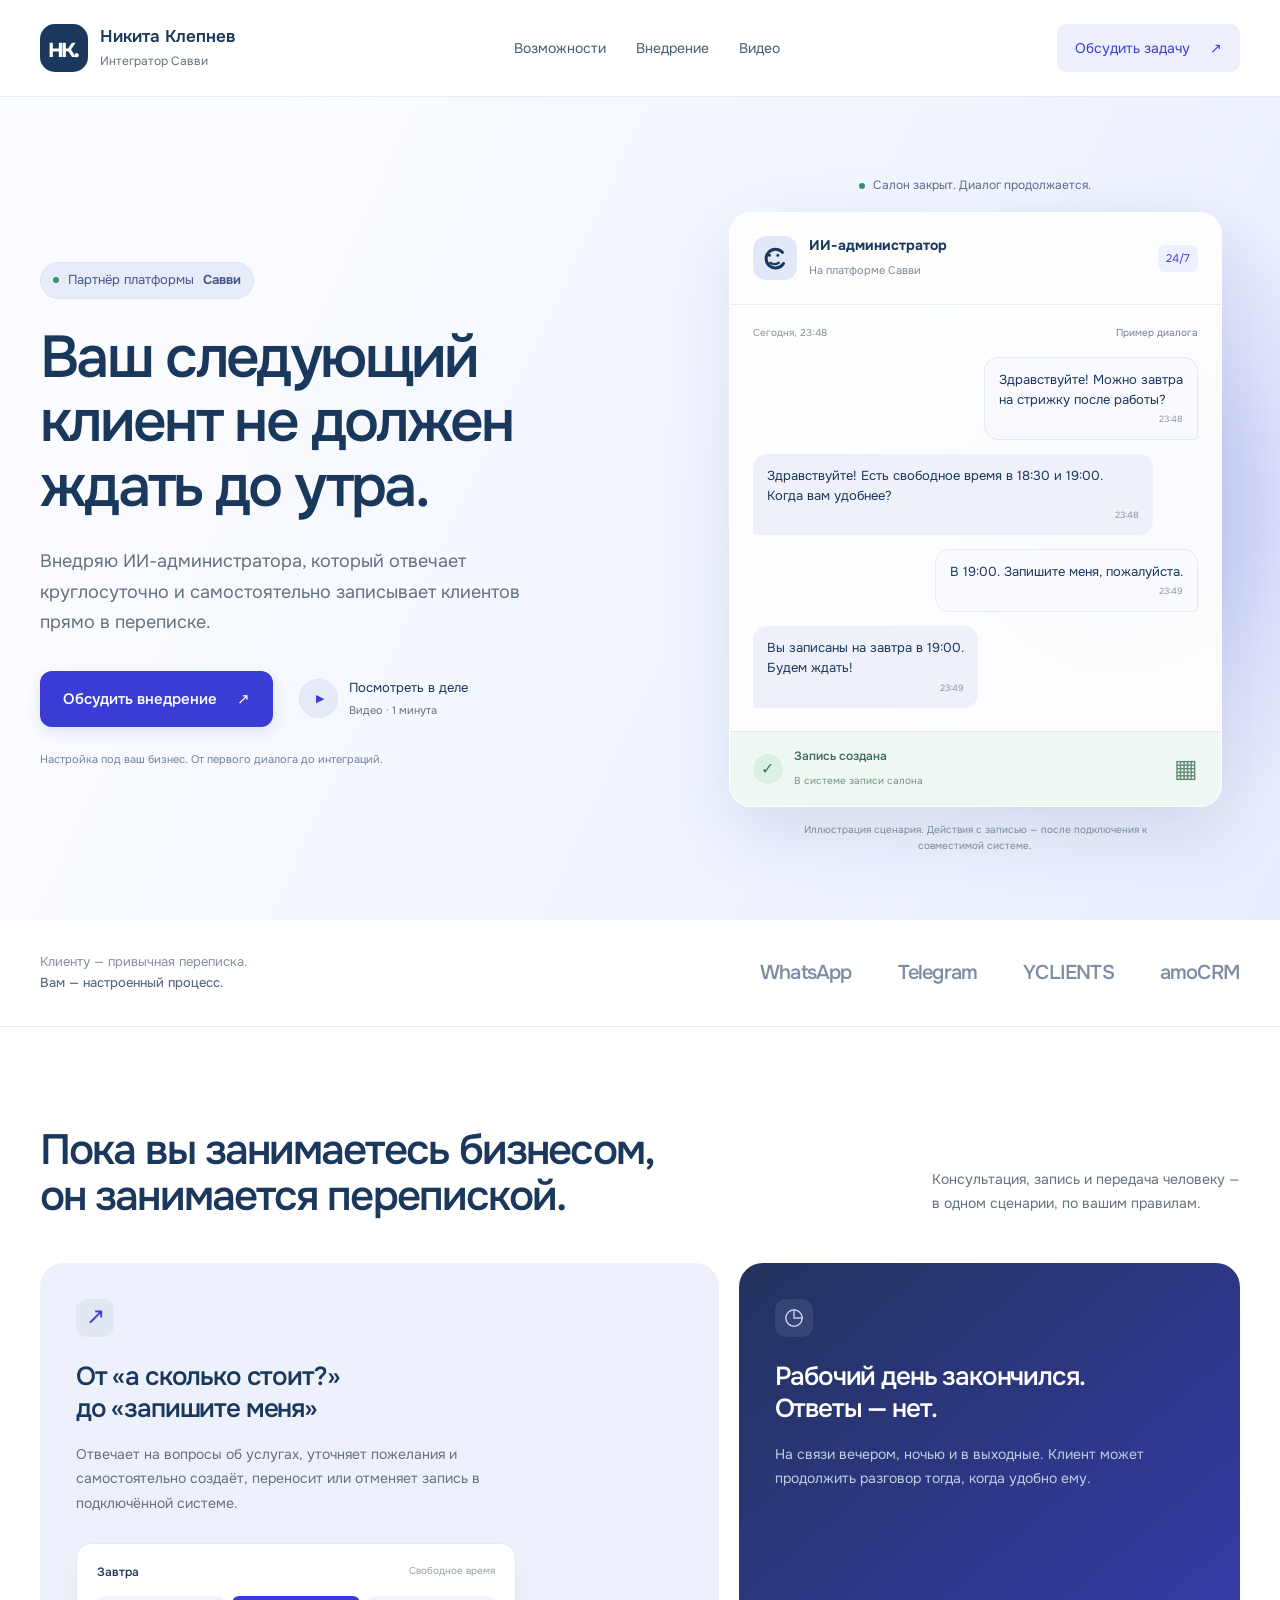
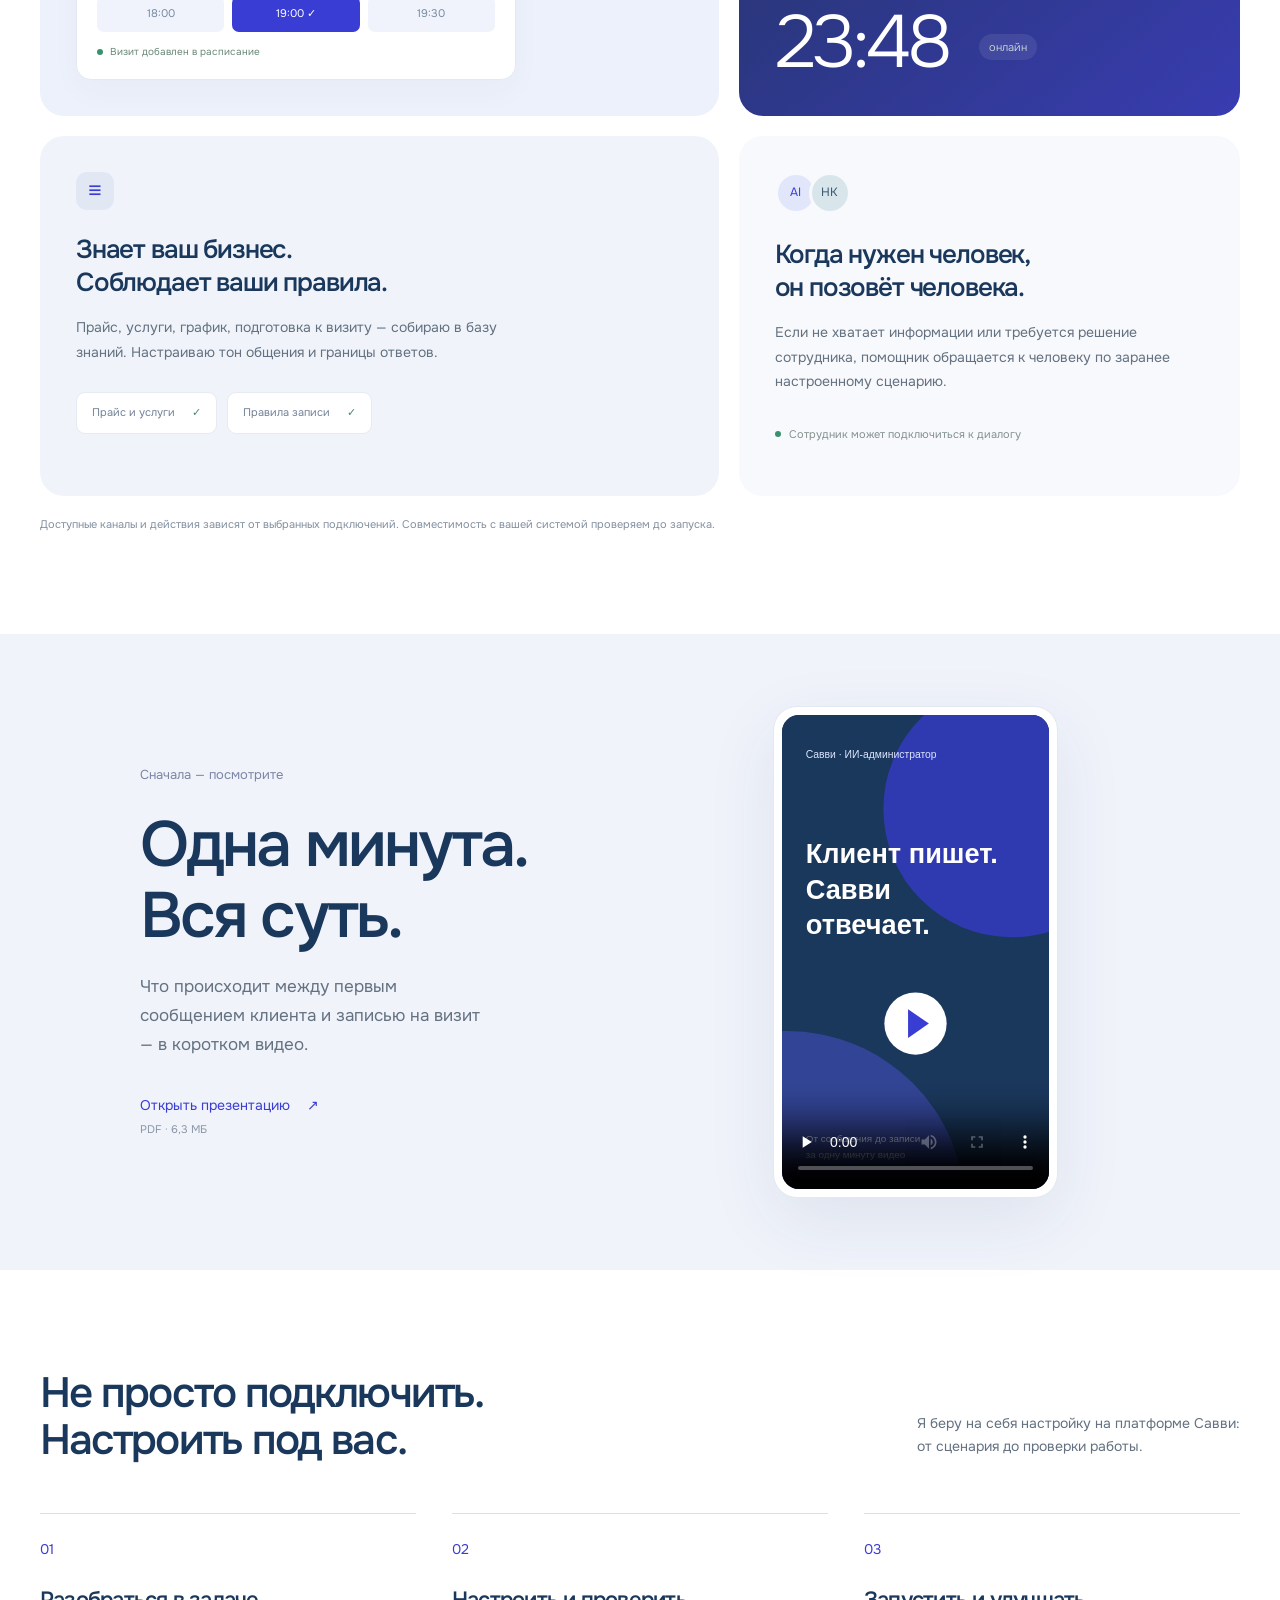
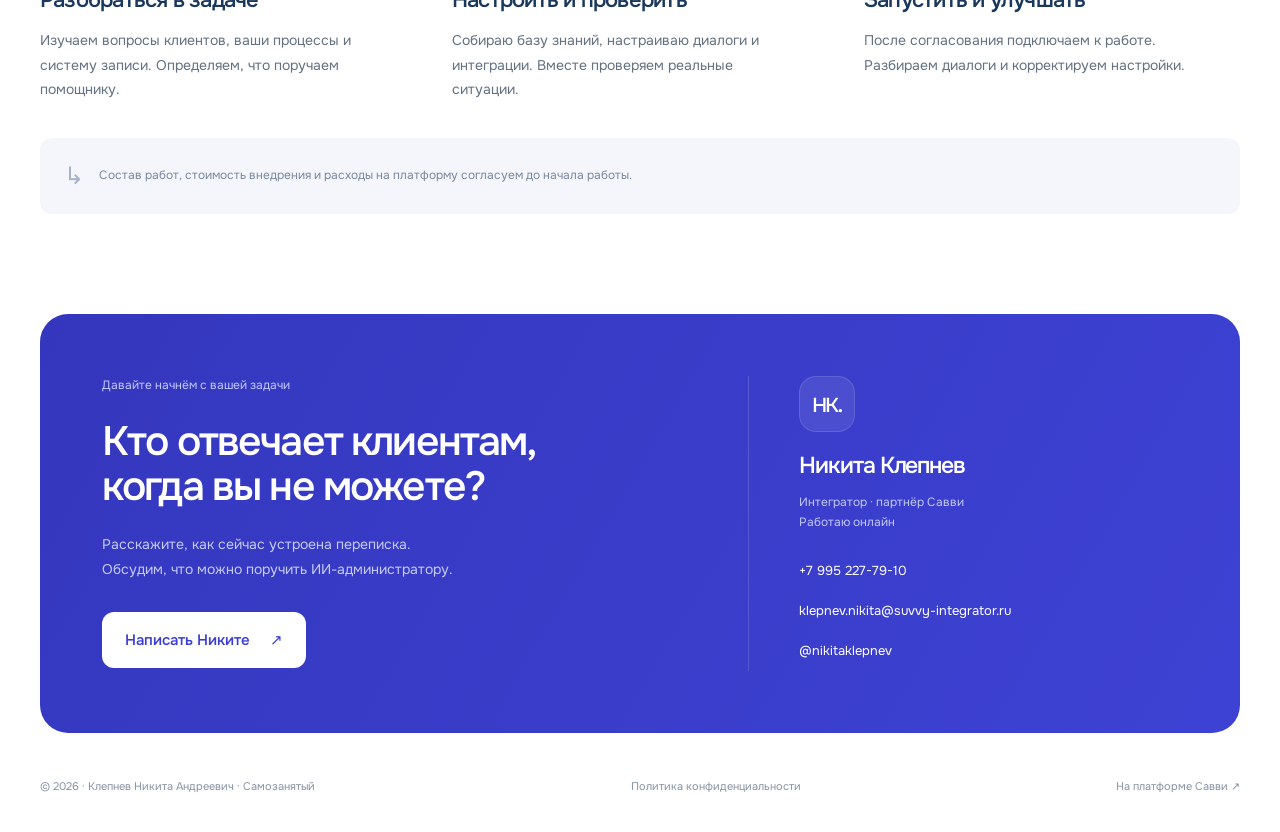
<file: index.html>
<!doctype html>
<html lang="ru"><head>
<meta charset="utf-8"><meta name="viewport" content="width=device-width, initial-scale=1"><meta name="theme-color" content="#3a3dd4">
<meta name="description" content="Никита Клепнев — партнёр Савви. Внедрение ИИ-администраторов: круглосуточные ответы, запись в переписке и интеграции для бизнеса.">
<title>Никита Клепнев — внедрение ИИ-администраторов на Савви</title>
<link rel="icon" href="assets/icon.svg" type="image/svg+xml"><link rel="preload" href="assets/onest-cyrillic.woff2" as="font" type="font/woff2" crossorigin><link rel="stylesheet" href="style.css">
</head><body>
<a class="skip" href="#main">Перейти к содержимому</a>
<header class="header"><div class="shell nav"><a class="identity" href="#"><span class="monogram" aria-hidden="true">нк.</span><span>Никита Клепнев<small>Интегратор Савви</small></span></a><nav aria-label="Основная навигация"><a href="#possibilities">Возможности</a><a href="#approach">Внедрение</a><a href="#demo">Видео</a></nav><a class="nav-contact" href="https://t.me/nikitaklepnev" target="_blank" rel="noopener noreferrer">Обсудить задачу <span aria-hidden="true">↗</span></a></div></header>
<main id="main">
<section class="hero"><div class="shell hero-layout"><div class="hero-copy"><div class="partner"><span class="status-dot" aria-hidden="true"></span>Партнёр платформы <a href="https://suvvy.ai" target="_blank" rel="noopener noreferrer">Савви</a></div><h1>Ваш следующий<br>клиент не должен<br>ждать до утра.</h1><p class="hero-description">Внедряю ИИ-администратора, который отвечает круглосуточно и самостоятельно записывает клиентов прямо в переписке.</p><div class="hero-actions"><a class="button primary" href="https://t.me/nikitaklepnev" target="_blank" rel="noopener noreferrer">Обсудить внедрение <span aria-hidden="true">↗</span></a><a class="watch" href="#demo"><span class="play-small" aria-hidden="true">▶</span><span>Посмотреть в деле<small>Видео · 1 минута</small></span></a></div><div class="hero-caption">Настройка под ваш бизнес. От первого диалога до интеграций.</div></div>
<div class="hero-product"><div class="orbit-label"><span class="status-dot" aria-hidden="true"></span>Салон закрыт. Диалог продолжается.</div><div class="product-window"><div class="window-top"><div class="agent-icon" aria-hidden="true"><svg viewBox="0 0 32 32" fill="none"><path d="M24 10a10 10 0 1 0 1 12M10 13h.1M19 13h.1" stroke="currentColor" stroke-width="3.2" stroke-linecap="round"/><path d="M11 21c3 2 6 2 9 0" stroke="currentColor" stroke-width="2.5" stroke-linecap="round"/></svg></div><div><strong>ИИ-администратор</strong><span>На платформе Савви</span></div><div class="online">24/7</div></div><div class="dialogue"><div class="message-meta">Сегодня, 23:48 <span>Пример диалога</span></div><div class="message customer">Здравствуйте! Можно завтра<br>на стрижку после работы?<time>23:48</time></div><div class="message assistant">Здравствуйте! Есть свободное время в 18:30 и 19:00. Когда вам удобнее?<time>23:48</time></div><div class="message customer">В 19:00. Запишите меня, пожалуйста.<time>23:49</time></div><div class="message assistant">Вы записаны на завтра в 19:00.<br>Будем ждать!<time>23:49</time></div></div><div class="booking"><span class="checkmark" aria-hidden="true">✓</span><div><strong>Запись создана</strong><span>В системе записи салона</span></div><span class="calendar-mark" aria-hidden="true">▦</span></div></div><p class="product-note">Иллюстрация сценария. Действия с записью — после подключения к совместимой системе.</p></div></div></section>
<div class="channel-band"><div class="shell channel-inner"><p>Клиенту — привычная переписка.<br><strong>Вам — настроенный процесс.</strong></p><div class="channels"><span>WhatsApp</span><span>Telegram</span><span>YCLIENTS</span><span>amoCRM</span></div></div></div>
<section class="shell section" id="possibilities"><div class="section-heading"><h2>Пока вы занимаетесь бизнесом,<br>он занимается перепиской.</h2><p>Консультация, запись и передача человеку —<br>в одном сценарии, по вашим правилам.</p></div><div class="feature-grid">
<article class="feature feature-wide"><div class="feature-copy"><span class="feature-icon" aria-hidden="true">↗</span><h3>От «а сколько стоит?»<br>до «запишите меня»</h3><p>Отвечает на вопросы об услугах, уточняет пожелания и самостоятельно создаёт, переносит или отменяет запись в подключённой системе.</p></div><div class="schedule" aria-hidden="true"><div class="schedule-heading"><span>Завтра</span><span>Свободное время</span></div><div class="slots"><span>18:00</span><span class="chosen">19:00 ✓</span><span>19:30</span></div><div class="schedule-line"><span class="status-dot"></span>Визит добавлен в расписание</div></div></article>
<article class="feature night"><span class="feature-icon" aria-hidden="true">◷</span><h3>Рабочий день закончился.<br>Ответы — нет.</h3><p>На связи вечером, ночью и в выходные. Клиент может продолжить разговор тогда, когда удобно ему.</p><div class="night-time" aria-hidden="true">23:48 <span>онлайн</span></div></article>
<article class="feature knowledge"><span class="feature-icon" aria-hidden="true">≡</span><h3>Знает ваш бизнес.<br>Соблюдает ваши правила.</h3><p>Прайс, услуги, график, подготовка к визиту — собираю в базу знаний. Настраиваю тон общения и границы ответов.</p><div class="document-stack" aria-hidden="true"><span>Прайс и услуги <i>✓</i></span><span>Правила записи <i>✓</i></span></div></article>
<article class="feature human"><div class="human-mark" aria-hidden="true"><span>AI</span><span>НК</span></div><h3>Когда нужен человек,<br>он позовёт человека.</h3><p>Если не хватает информации или требуется решение сотрудника, помощник обращается к человеку по заранее настроенному сценарию.</p><div class="handover"><span class="status-dot" aria-hidden="true"></span>Сотрудник может подключиться к диалогу</div></article></div><p class="integration-note">Доступные каналы и действия зависят от выбранных подключений. Совместимость с вашей системой проверяем до запуска.</p></section>
<section class="video-section" id="demo"><div class="shell video-layout"><div><div class="section-kicker">Сначала — посмотрите</div><h2>Одна минута.<br>Вся суть.</h2><p>Что происходит между первым сообщением клиента и записью на визит — в коротком видео.</p><a class="text-link" href="assets/savvi-presentation.pdf" target="_blank" rel="noopener noreferrer">Открыть презентацию <span aria-hidden="true">↗</span><small>PDF · 6,3 МБ</small></a></div><div class="video-frame"><video controls playsinline preload="none" aria-label="Видео об ИИ-администраторе Савви" poster="assets/video-poster.svg"><source src="assets/savvi-demo.mp4" type="video/mp4">Ваш браузер не поддерживает видео. <a href="assets/savvi-demo.mp4">Скачать видео</a></video></div></div></section>
<section class="shell section approach" id="approach"><div class="section-heading"><h2>Не просто подключить.<br>Настроить под вас.</h2><p>Я беру на себя настройку на платформе Савви:<br>от сценария до проверки работы.</p></div><ol class="steps"><li><span class="step-number">01</span><h3>Разобраться в задаче</h3><p>Изучаем вопросы клиентов, ваши процессы и систему записи. Определяем, что поручаем помощнику.</p></li><li><span class="step-number">02</span><h3>Настроить и проверить</h3><p>Собираю базу знаний, настраиваю диалоги и интеграции. Вместе проверяем реальные ситуации.</p></li><li><span class="step-number">03</span><h3>Запустить и улучшать</h3><p>После согласования подключаем к работе. Разбираем диалоги и корректируем настройки.</p></li></ol><div class="scope-note"><span aria-hidden="true">↳</span><p>Состав работ, стоимость внедрения и расходы на платформу согласуем до начала работы.</p></div></section>
<section class="shell contact-section" id="contacts"><div class="contact-panel"><div class="contact-main"><div class="section-kicker">Давайте начнём с вашей задачи</div><h2>Кто отвечает клиентам,<br>когда вы не можете?</h2><p>Расскажите, как сейчас устроена переписка.<br>Обсудим, что можно поручить ИИ-администратору.</p><a class="button light" href="https://t.me/nikitaklepnev" target="_blank" rel="noopener noreferrer">Написать Никите <span aria-hidden="true">↗</span></a></div><div class="contact-person"><div class="person-monogram" aria-hidden="true">нк.</div><h3>Никита Клепнев</h3><p>Интегратор · партнёр Савви<br>Работаю онлайн</p><a href="tel:+79952277910">+7 995 227-79-10</a><a href="mailto:klepnev.nikita@suvvy-integrator.ru">klepnev.nikita@<wbr>suvvy-integrator.ru</a><a href="https://t.me/nikitaklepnev" target="_blank" rel="noopener noreferrer">@nikitaklepnev</a></div></div></section>
</main><footer class="shell footer"><span>© 2026 · Клепнев Никита Андреевич · Самозанятый</span><a href="privacy.html">Политика конфиденциальности</a><a href="https://suvvy.ai" target="_blank" rel="noopener noreferrer">На платформе Савви ↗</a></footer></body></html>
</file>
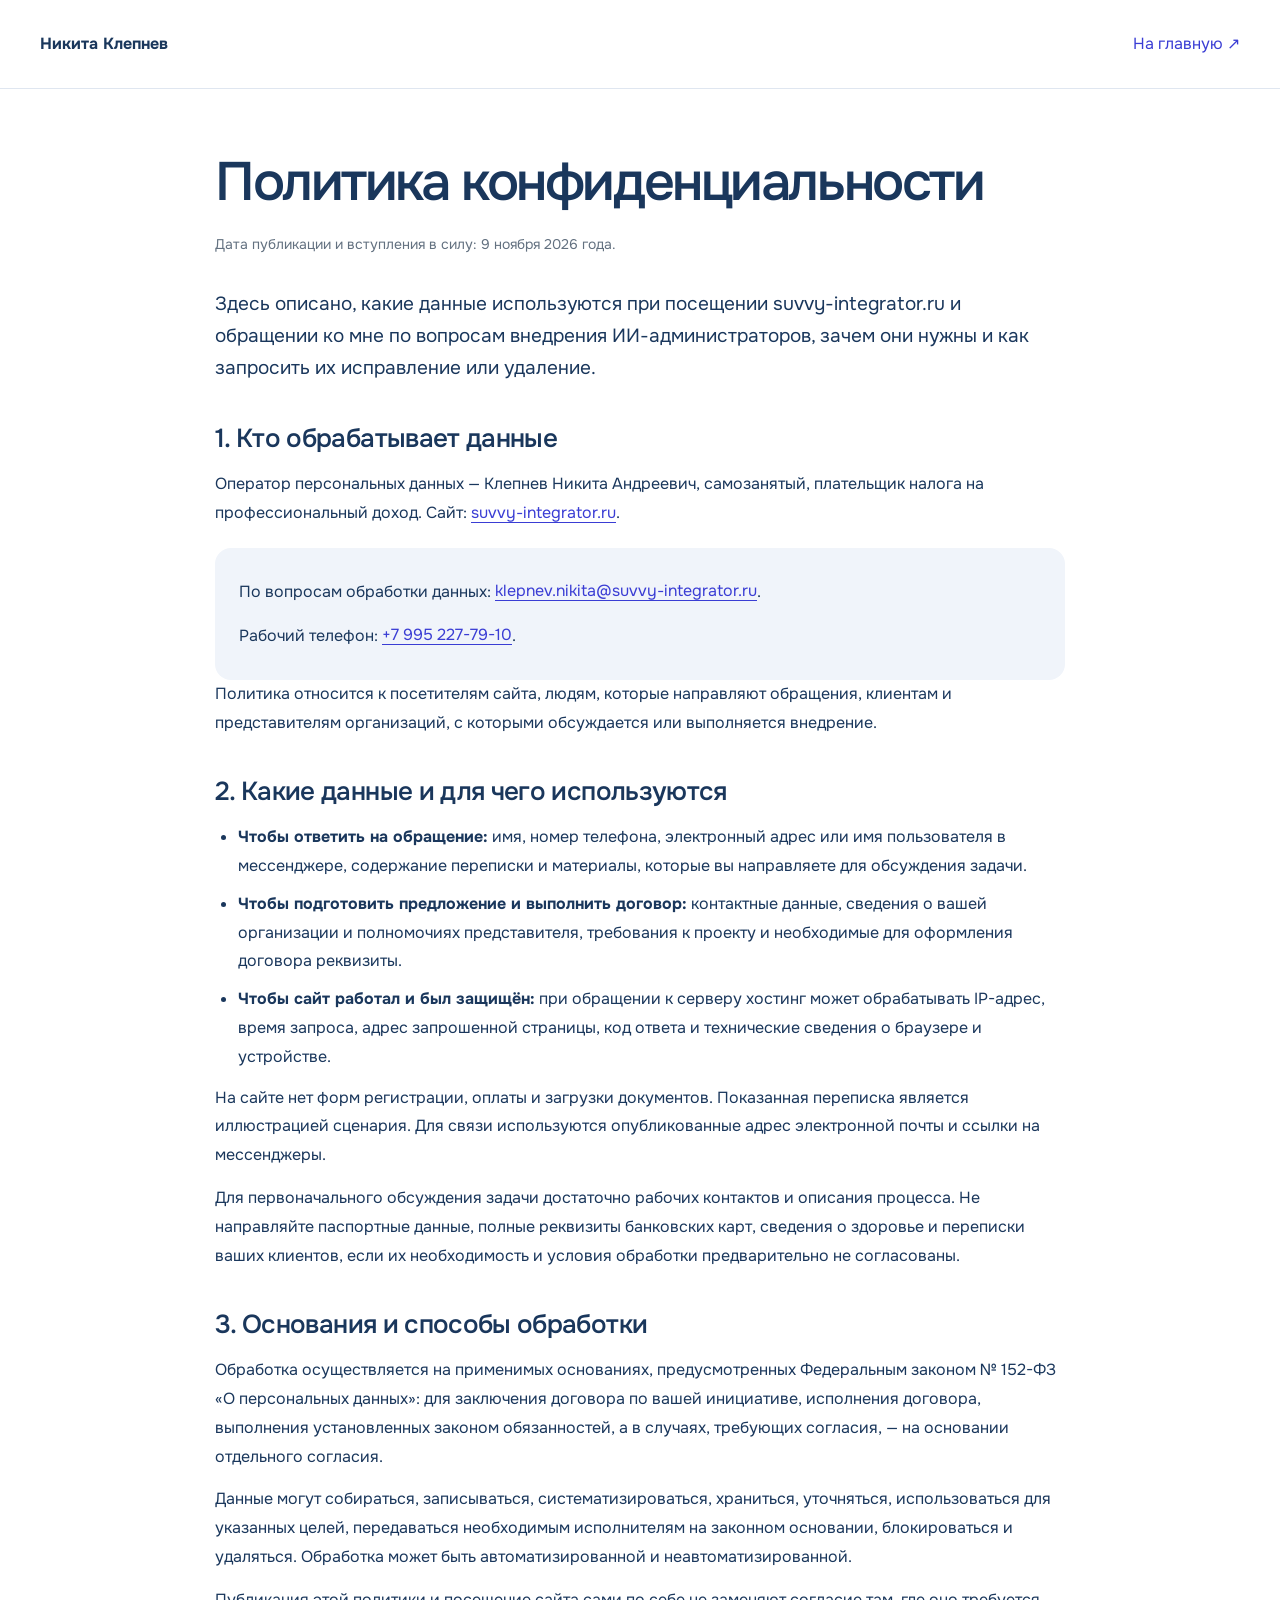
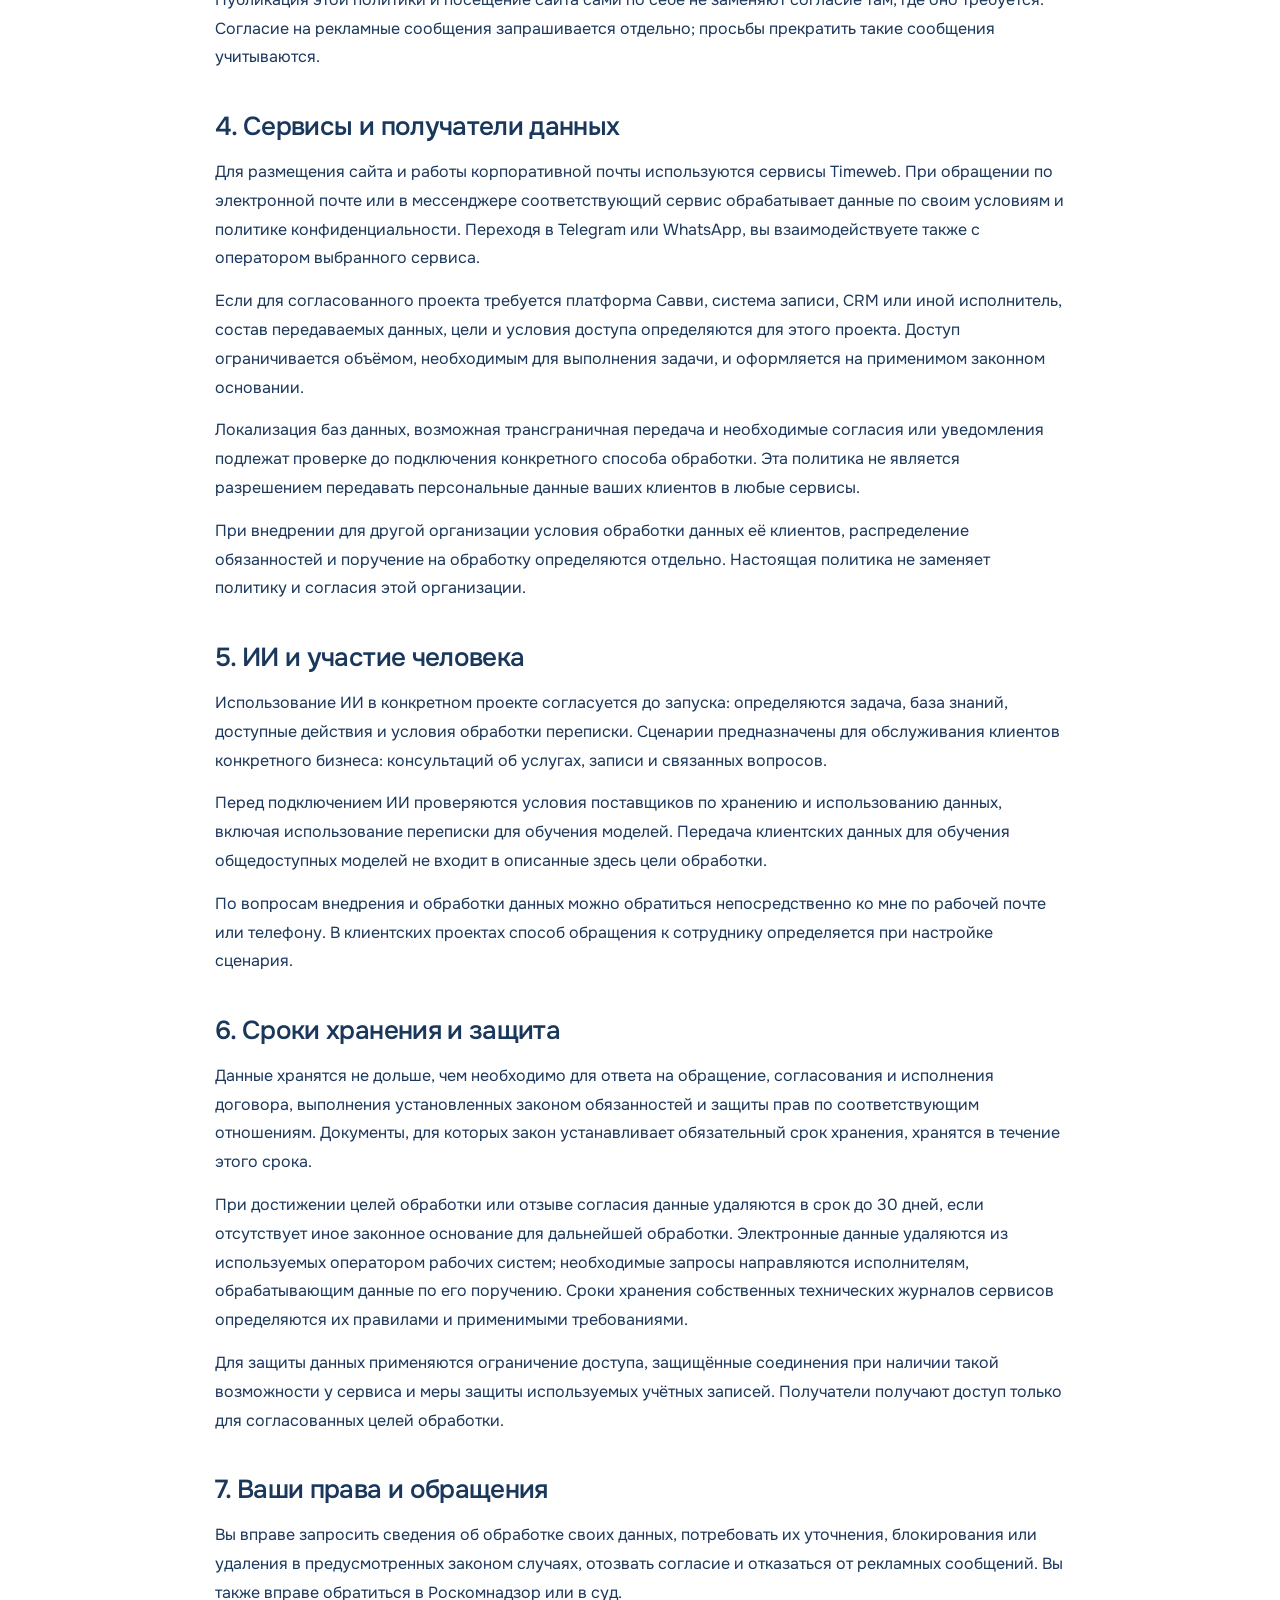
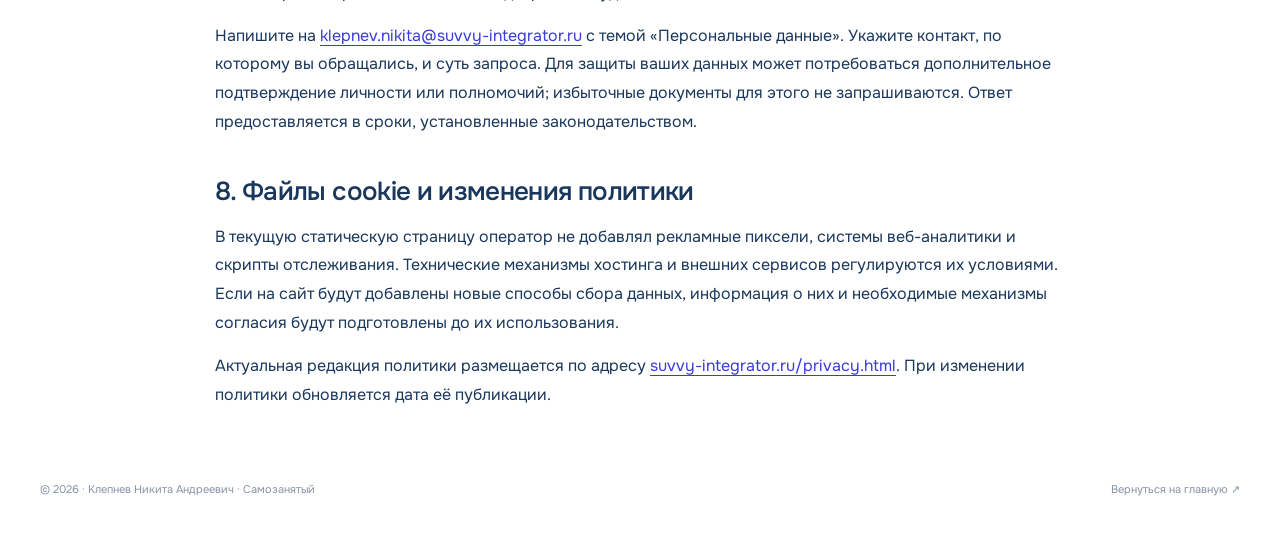
<file: privacy.html>
<!doctype html>
<html lang="ru">
<head>
  <meta charset="utf-8">
  <meta name="viewport" content="width=device-width, initial-scale=1">
  <meta name="description" content="Как Никита Клепнев обрабатывает персональные данные посетителей сайта и людей, которые обращаются по вопросам внедрения ИИ-администраторов.">
  <title>Политика конфиденциальности — Никита Клепнев</title>
  <link rel="icon" href="assets/icon.svg" type="image/svg+xml">
  <link rel="stylesheet" href="style.css">
  <style>
    .policy-header{border-bottom:1px solid var(--line)}
    .policy-nav{display:flex;align-items:center;justify-content:space-between;gap:24px;min-height:88px}
    .policy-nav a{display:inline-flex;align-items:center;min-height:44px;color:var(--accent)}
    .policy{max-width:850px;padding-block:64px 72px}
    .policy h1{font-size:clamp(34px,5vw,54px);overflow-wrap:anywhere}
    .policy .updated{margin-top:20px;color:var(--muted);font-size:14px}
    .policy .intro{font-size:19px;margin-top:30px;line-height:1.7}
    .policy section{margin-top:38px}
    .policy h2{font-size:26px;line-height:1.3;letter-spacing:-.025em;margin-bottom:14px}
    .policy p,.policy li{line-height:1.8;overflow-wrap:anywhere}
    .policy p+p{margin-top:14px}
    .policy ul{padding-left:23px;margin:12px 0}
    .policy li+li{margin-top:9px}
    .policy a{color:var(--accent);text-decoration:underline;text-underline-offset:4px}
    .policy-contact{padding:22px 24px;background:var(--light);border-radius:16px;margin-top:20px}
    .policy-contact a{display:inline-flex;align-items:center;min-height:44px}
    @media(max-width:760px){.policy{padding-block:38px 48px}.policy h2{font-size:23px}.policy .intro{font-size:17px}.policy-nav{min-height:76px;font-size:14px}.policy-contact{padding:18px}}
  </style>
</head>
<body>
  <a class="skip" href="#main">Перейти к содержимому</a>
  <header class="policy-header"><div class="shell policy-nav"><strong>Никита Клепнев</strong><a href="/">На главную ↗</a></div></header>
  <main id="main" class="shell policy">
    <h1>Политика конфиденциальности</h1>
    <p class="updated">Дата публикации и вступления в силу: 9 ноября 2026 года.</p>
    <p class="intro">Здесь описано, какие данные используются при посещении suvvy-integrator.ru и обращении ко мне по вопросам внедрения ИИ-администраторов, зачем они нужны и как запросить их исправление или удаление.</p>

    <section>
      <h2>1. Кто обрабатывает данные</h2>
      <p>Оператор персональных данных — Клепнев Никита Андреевич, самозанятый, плательщик налога на профессиональный доход. Сайт: <a href="https://suvvy-integrator.ru/">suvvy-integrator.ru</a>.</p>
      <div class="policy-contact"><p>По вопросам обработки данных: <a href="mailto:klepnev.nikita@suvvy-integrator.ru">klepnev.nikita@suvvy-integrator.ru</a>.<br>Рабочий телефон: <a href="tel:+79952277910">+7 995 227-79-10</a>.</p></div>
      <p>Политика относится к посетителям сайта, людям, которые направляют обращения, клиентам и представителям организаций, с которыми обсуждается или выполняется внедрение.</p>
    </section>

    <section>
      <h2>2. Какие данные и для чего используются</h2>
      <ul>
        <li><strong>Чтобы ответить на обращение:</strong> имя, номер телефона, электронный адрес или имя пользователя в мессенджере, содержание переписки и материалы, которые вы направляете для обсуждения задачи.</li>
        <li><strong>Чтобы подготовить предложение и выполнить договор:</strong> контактные данные, сведения о вашей организации и полномочиях представителя, требования к проекту и необходимые для оформления договора реквизиты.</li>
        <li><strong>Чтобы сайт работал и был защищён:</strong> при обращении к серверу хостинг может обрабатывать IP-адрес, время запроса, адрес запрошенной страницы, код ответа и технические сведения о браузере и устройстве.</li>
      </ul>
      <p>На сайте нет форм регистрации, оплаты и загрузки документов. Показанная переписка является иллюстрацией сценария. Для связи используются опубликованные адрес электронной почты и ссылки на мессенджеры.</p>
      <p>Для первоначального обсуждения задачи достаточно рабочих контактов и описания процесса. Не направляйте паспортные данные, полные реквизиты банковских карт, сведения о здоровье и переписки ваших клиентов, если их необходимость и условия обработки предварительно не согласованы.</p>
    </section>

    <section>
      <h2>3. Основания и способы обработки</h2>
      <p>Обработка осуществляется на применимых основаниях, предусмотренных Федеральным законом № 152-ФЗ «О персональных данных»: для заключения договора по вашей инициативе, исполнения договора, выполнения установленных законом обязанностей, а в случаях, требующих согласия, — на основании отдельного согласия.</p>
      <p>Данные могут собираться, записываться, систематизироваться, храниться, уточняться, использоваться для указанных целей, передаваться необходимым исполнителям на законном основании, блокироваться и удаляться. Обработка может быть автоматизированной и неавтоматизированной.</p>
      <p>Публикация этой политики и посещение сайта сами по себе не заменяют согласие там, где оно требуется. Согласие на рекламные сообщения запрашивается отдельно; просьбы прекратить такие сообщения учитываются.</p>
    </section>

    <section>
      <h2>4. Сервисы и получатели данных</h2>
      <p>Для размещения сайта и работы корпоративной почты используются сервисы Timeweb. При обращении по электронной почте или в мессенджере соответствующий сервис обрабатывает данные по своим условиям и политике конфиденциальности. Переходя в Telegram или WhatsApp, вы взаимодействуете также с оператором выбранного сервиса.</p>
      <p>Если для согласованного проекта требуется платформа Савви, система записи, CRM или иной исполнитель, состав передаваемых данных, цели и условия доступа определяются для этого проекта. Доступ ограничивается объёмом, необходимым для выполнения задачи, и оформляется на применимом законном основании.</p>
      <p>Локализация баз данных, возможная трансграничная передача и необходимые согласия или уведомления подлежат проверке до подключения конкретного способа обработки. Эта политика не является разрешением передавать персональные данные ваших клиентов в любые сервисы.</p>
      <p>При внедрении для другой организации условия обработки данных её клиентов, распределение обязанностей и поручение на обработку определяются отдельно. Настоящая политика не заменяет политику и согласия этой организации.</p>
    </section>

    <section>
      <h2>5. ИИ и участие человека</h2>
      <p>Использование ИИ в конкретном проекте согласуется до запуска: определяются задача, база знаний, доступные действия и условия обработки переписки. Сценарии предназначены для обслуживания клиентов конкретного бизнеса: консультаций об услугах, записи и связанных вопросов.</p>
      <p>Перед подключением ИИ проверяются условия поставщиков по хранению и использованию данных, включая использование переписки для обучения моделей. Передача клиентских данных для обучения общедоступных моделей не входит в описанные здесь цели обработки.</p>
      <p>По вопросам внедрения и обработки данных можно обратиться непосредственно ко мне по рабочей почте или телефону. В клиентских проектах способ обращения к сотруднику определяется при настройке сценария.</p>
    </section>

    <section>
      <h2>6. Сроки хранения и защита</h2>
      <p>Данные хранятся не дольше, чем необходимо для ответа на обращение, согласования и исполнения договора, выполнения установленных законом обязанностей и защиты прав по соответствующим отношениям. Документы, для которых закон устанавливает обязательный срок хранения, хранятся в течение этого срока.</p>
      <p>При достижении целей обработки или отзыве согласия данные удаляются в срок до 30 дней, если отсутствует иное законное основание для дальнейшей обработки. Электронные данные удаляются из используемых оператором рабочих систем; необходимые запросы направляются исполнителям, обрабатывающим данные по его поручению. Сроки хранения собственных технических журналов сервисов определяются их правилами и применимыми требованиями.</p>
      <p>Для защиты данных применяются ограничение доступа, защищённые соединения при наличии такой возможности у сервиса и меры защиты используемых учётных записей. Получатели получают доступ только для согласованных целей обработки.</p>
    </section>

    <section>
      <h2>7. Ваши права и обращения</h2>
      <p>Вы вправе запросить сведения об обработке своих данных, потребовать их уточнения, блокирования или удаления в предусмотренных законом случаях, отозвать согласие и отказаться от рекламных сообщений. Вы также вправе обратиться в Роскомнадзор или в суд.</p>
      <p>Напишите на <a href="mailto:klepnev.nikita@suvvy-integrator.ru">klepnev.nikita@suvvy-integrator.ru</a> с темой «Персональные данные». Укажите контакт, по которому вы обращались, и суть запроса. Для защиты ваших данных может потребоваться дополнительное подтверждение личности или полномочий; избыточные документы для этого не запрашиваются. Ответ предоставляется в сроки, установленные законодательством.</p>
    </section>

    <section>
      <h2>8. Файлы cookie и изменения политики</h2>
      <p>В текущую статическую страницу оператор не добавлял рекламные пиксели, системы веб-аналитики и скрипты отслеживания. Технические механизмы хостинга и внешних сервисов регулируются их условиями. Если на сайт будут добавлены новые способы сбора данных, информация о них и необходимые механизмы согласия будут подготовлены до их использования.</p>
      <p>Актуальная редакция политики размещается по адресу <a href="https://suvvy-integrator.ru/privacy.html">suvvy-integrator.ru/privacy.html</a>. При изменении политики обновляется дата её публикации.</p>
    </section>
  </main>
  <footer class="shell footer"><span>© 2026 · Клепнев Никита Андреевич · Самозанятый</span><a href="/">Вернуться на главную ↗</a></footer>
</body>
</html>
</file>
<file: style.css>
@font-face{font-family:Onest;src:url('assets/onest-cyrillic.woff2') format('woff2');font-weight:100 900;font-display:swap;unicode-range:U+0301,U+0400-045F,U+0490-0491,U+04B0-04B1,U+2116}
@font-face{font-family:Onest;src:url('assets/onest-latin.woff2') format('woff2');font-weight:100 900;font-display:swap}
:root{--ink:#1a375c;--accent:#3a3dd4;--accent-hover:#3032b4;--muted:#637180;--light:#f0f4fa;--lavender:#e3e8f8;--line:#dfe6f0;--white:#fff;--radius:24px;--shell:1240px}
*{box-sizing:border-box}html{scroll-behavior:smooth;scroll-padding-top:30px}body{margin:0;background:white;color:var(--ink);font:16px/1.6 Onest,Arial,sans-serif;-webkit-font-smoothing:antialiased}a{color:inherit;text-decoration:none}button,a{-webkit-tap-highlight-color:transparent}a:focus-visible,video:focus-visible{outline:3px solid #e39d2d;outline-offset:5px}::selection{background:#dce0ff}h1,h2,h3,p{margin:0}h1,h2,h3{letter-spacing:-.045em;line-height:1.1;font-weight:550}h1{font-size:clamp(46px,4.6vw,68px)}h2{font-size:clamp(33px,3.3vw,48px)}h3{font-size:26px;line-height:1.25}.shell{width:min(var(--shell),calc(100% - 80px));margin-inline:auto}.skip{position:fixed;top:8px;left:8px;z-index:10;background:var(--accent);color:white;padding:12px;transform:translateY(-150%)}.skip:focus{transform:none}.header{background:white;border-bottom:1px solid #e7ebf2}.nav{display:flex;align-items:center;justify-content:space-between;gap:30px;min-height:96px}.identity{display:flex;align-items:center;gap:12px;font-size:17px;font-weight:600;line-height:1.35}.identity small{display:block;font-size:12px;font-weight:400;color:var(--muted);margin-top:4px}.monogram{font-size:27px;background:var(--ink);color:white;width:48px;height:48px;border-radius:15px;display:grid;place-items:center;letter-spacing:-3px;padding-right:4px}nav{display:flex;gap:30px;font-size:14px;color:#455c74}nav a:hover{color:var(--accent)}.nav-contact{font-size:14px;color:var(--accent);background:#edf0fc;border-radius:10px;padding:13px 18px;display:flex;gap:20px;min-height:48px;align-items:center}.nav-contact:hover{background:#e3e7fa}
.hero{position:relative;isolation:isolate;background:linear-gradient(115deg,#fbfcff 12%,#f0f5ff 62%,#e7edfc 100%);overflow:hidden}.hero:before{content:"";position:absolute;z-index:-1;right:-160px;top:80px;width:660px;height:660px;background:radial-gradient(ellipse,#6b6feb61 0,#969af22b 43%,transparent 70%)}.hero-layout{display:grid;grid-template-columns:1.12fr 1fr;gap:78px;padding-block:79px 66px;align-items:center}.partner{font-size:13px;display:inline-flex;align-items:center;gap:9px;padding:7px 12px;background:#e6ecfa;border:1px solid #dce4fa;border-radius:20px;color:#475687;margin-bottom:27px}.partner a{font-weight:650}.status-dot{display:inline-block;flex:none;width:6px;height:6px;border-radius:50%;background:#39916d}.hero-description{font-size:18px;line-height:1.7;color:var(--muted);max-width:500px;margin-top:26px}.hero-actions{display:flex;gap:26px;align-items:center;margin-top:33px}.button{display:inline-flex;justify-content:center;align-items:center;gap:20px;min-height:56px;padding:15px 23px;border-radius:12px;font-size:15px;font-weight:550;transition:background .18s}.primary{color:white;background:var(--accent);box-shadow:0 5px 14px #3a3dd420}.primary:hover{background:var(--accent-hover)}.watch{display:flex;align-items:center;gap:11px;font-size:13px;min-height:48px}.watch small{display:block;color:var(--muted);font-size:11px;margin-top:3px}.play-small{height:39px;width:39px;background:#e5eaf7;border:1px solid #dce4f6;display:grid;place-items:center;border-radius:50%;font-size:11px;color:var(--accent);padding-left:2px}.hero-caption{font-size:11px;color:#718198;margin-top:24px;max-width:490px}.hero-product{position:relative;padding:0 18px}.orbit-label{display:flex;gap:8px;align-items:center;justify-content:center;font-size:12px;color:#5c6b89;margin-bottom:17px}.product-window{background:#ffffffed;border:1px solid white;border-radius:22px;box-shadow:0 25px 70px #2c3b7d21;overflow:hidden;position:relative}.window-top{display:flex;gap:12px;align-items:center;padding:22px 23px;border-bottom:1px solid #e9edf6}.agent-icon{background:var(--lavender);color:var(--ink);height:44px;width:44px;border-radius:13px;padding:7px}.agent-icon svg{width:100%;height:100%}.window-top strong{font-size:14px;display:block;line-height:1.5}.window-top span{font-size:11px;color:#7c8999}.online{font-size:11px;color:var(--accent);background:#edf0ff;border-radius:7px;padding:5px 8px;margin-left:auto}.dialogue{display:flex;flex-direction:column;gap:14px;padding:20px 23px 23px}.message-meta{display:flex;justify-content:space-between;font-size:10px;color:#8793a4;margin-bottom:2px}.message-meta span{color:#718098}.message{font-size:13px;line-height:1.55;max-width:90%;padding:12px 14px;border-radius:14px}.message time{display:block;font-size:9px;text-align:right;margin-top:3px;color:#8c96aa}.customer{align-self:flex-end;background:#f9faff;border:1px solid #e4e9f4;border-bottom-right-radius:4px}.assistant{align-self:flex-start;background:#eef1fa;border-bottom-left-radius:4px}.booking{display:flex;gap:11px;align-items:center;background:#eff8f3;border-top:1px solid #e0efe5;padding:15px 23px}.checkmark{height:30px;width:30px;display:grid;place-items:center;background:#dcefe3;color:#387e59;border-radius:50%}.booking strong{font-size:12px;display:block;font-weight:550;color:#3c6d53}.booking span:not(.checkmark):not(.calendar-mark){font-size:10px;color:#79917f}.calendar-mark{margin-left:auto;color:#628a72;font-size:25px}.product-note{font-size:10px;line-height:1.6;text-align:center;color:#7e8da2;max-width:350px;margin:15px auto 0}
.channel-band{border-bottom:1px solid #e7ebf3;background:#fff}.channel-inner{display:flex;justify-content:space-between;align-items:center;gap:28px;padding-block:32px}.channel-inner p{font-size:13px;color:#8290a0;line-height:1.6}.channel-inner strong{color:#53677e;font-weight:450}.channels{display:flex;align-items:center;gap:46px;color:#7f8da4;font-size:20px;font-weight:550;letter-spacing:-.04em}.section{padding-block:100px}.section-heading{display:flex;justify-content:space-between;gap:35px;align-items:flex-end;margin-bottom:43px}.section-heading p{font-size:14px;color:var(--muted);padding-bottom:4px;line-height:1.7}.feature-grid{display:grid;grid-template-columns:1.15fr .85fr;gap:20px}.feature{padding:36px;border-radius:var(--radius);background:var(--light);overflow:hidden}.feature p{font-size:14px;line-height:1.75;color:var(--muted);margin-top:16px;max-width:440px}.feature-icon{display:grid;place-items:center;width:38px;height:38px;background:#e2e7f4;color:var(--accent);border-radius:11px;font-size:23px;margin-bottom:24px}.feature-wide{background:#edf1fb;display:grid;grid-template-columns:1fr;min-height:380px}.feature-wide .feature-copy{max-width:470px}.schedule{background:white;border-radius:15px;border:1px solid #e3e8f4;padding:19px 20px;margin-top:28px;width:100%;max-width:440px;box-shadow:0 12px 30px #19375b08}.schedule-heading{display:flex;justify-content:space-between;font-size:12px;font-weight:550}.schedule-heading span+span{color:#94a0b1;font-size:10px;font-weight:400}.slots{display:flex;gap:8px;margin-top:14px}.slots>span{font-size:11px;flex:1;padding:9px 6px;border-radius:7px;background:#f0f3fb;text-align:center;color:#788ba0}.slots .chosen{background:var(--accent);color:white}.schedule-line{display:flex;align-items:center;gap:7px;margin-top:12px;font-size:10px;color:#6b8978}.night{background:linear-gradient(140deg,#22335d,#383cb0);color:#fff;display:flex;flex-direction:column;min-height:380px}.night .feature-icon{background:#ffffff14;color:#d5daff}.night p{color:#c2cbe0}.night-time{font-size:74px;font-weight:300;letter-spacing:-.06em;margin-top:auto;padding-top:30px;line-height:1}.night-time span{font-size:11px;letter-spacing:0;background:#ffffff15;padding:6px 10px;border-radius:15px;vertical-align:middle;color:#d4e4df;margin-left:15px}.knowledge{min-height:360px}.document-stack{display:flex;gap:10px;margin-top:28px;flex-wrap:wrap}.document-stack span{font-size:11px;background:white;padding:11px 15px;border:1px solid #e5eaf3;border-radius:9px;color:#738298}.document-stack i{font-style:normal;color:#50856c;margin-left:14px}.human{background:#f8f9fc;min-height:360px}.human-mark{display:flex;align-items:center;margin-bottom:25px}.human-mark span{display:grid;place-items:center;height:42px;width:42px;border-radius:50%;font-size:12px;border:3px solid #f8f9fc;background:#e2e6fb;color:var(--accent)}.human-mark span+span{margin-left:-8px;background:#d8e6ec;color:#36556e}.handover{display:flex;gap:8px;align-items:center;font-size:11px;color:#83918e;margin-top:32px;line-height:1.5}.integration-note{font-size:11px;color:#8390a1;margin-top:20px;max-width:680px}
.video-section{background:#f0f3fa;padding-block:72px}.video-layout{display:grid;grid-template-columns:1fr 1fr;gap:100px;align-items:center;max-width:1000px}.section-kicker{font-size:13px;color:#7c85a5;margin-bottom:24px}.video-layout h2{font-size:64px}.video-layout p{font-size:17px;color:var(--muted);line-height:1.7;margin-top:22px;max-width:340px}.text-link{display:block;font-size:14px;color:var(--accent);margin-top:34px;min-height:44px}.text-link>span{margin-left:13px}.text-link small{display:block;font-size:11px;color:#8a96a6;margin-top:5px}.video-frame{margin-inline:auto;max-width:285px;width:100%;padding:8px;background:white;border:1px solid #e3e8f1;border-radius:24px;box-shadow:0 22px 70px #243d6a16;line-height:0}.video-frame video{width:100%;aspect-ratio:9/16;object-fit:cover;border-radius:17px;background:var(--ink)}.steps{display:grid;grid-template-columns:repeat(3,1fr);gap:36px;list-style:none;padding:0;margin:50px 0 0}.steps li{border-top:1px solid #d9dfed;padding-top:24px}.step-number{display:block;font-size:14px;color:var(--accent);margin-bottom:26px}.steps h3{font-size:22px;letter-spacing:-.035em}.steps p{font-size:14px;line-height:1.75;color:var(--muted);margin-top:14px;max-width:330px}.scope-note{display:flex;align-items:center;gap:15px;padding:19px 24px;background:#f4f6fc;border-radius:12px;color:#79889e;margin-top:36px;font-size:12px}.scope-note>span{font-size:24px;color:#a9b1c6}.contact-section{padding-bottom:45px}.contact-panel{background:linear-gradient(120deg,#3437bd,#3e42d4);color:white;border-radius:28px;padding:62px;display:grid;grid-template-columns:1.35fr 1fr;gap:65px;position:relative;overflow:hidden}.contact-main h2{font-size:clamp(32px,3.2vw,45px)}.contact-main .section-kicker{color:#c4c9ff;font-size:12px}.contact-main p{font-size:14px;color:#c6ccf9;margin-top:23px;line-height:1.8}.light{background:white;color:var(--accent);margin-top:29px}.light:hover{background:#eef0ff}.contact-person{padding-left:50px;border-left:1px solid #ffffff26;display:flex;align-items:flex-start;flex-direction:column;justify-content:center}.person-monogram{height:56px;width:56px;display:grid;place-items:center;border-radius:17px;background:#ffffff17;border:1px solid #ffffff1f;font-size:27px;letter-spacing:-2px;margin-bottom:20px}.contact-person h3{font-size:23px}.contact-person p{font-size:12px;line-height:1.7;color:#c2c9fa;margin-block:11px 18px}.contact-person a{font-size:13px;line-height:1.5;min-height:40px;display:flex;align-items:center;flex-wrap:wrap}.contact-person a:hover{text-decoration:underline;text-underline-offset:5px}.footer{display:flex;justify-content:space-between;gap:20px;font-size:11px;color:#8792a3;padding-block:0 30px}.footer a{min-height:24px}
@media(min-width:1500px){.hero-layout{padding-block:92px 80px}.hero-description{font-size:19px}.product-window{max-width:470px;margin:auto}}
@media(max-width:1050px){.shell{width:calc(100% - 48px)}.nav{gap:20px}nav{gap:20px}.hero-layout{gap:30px;padding-block:60px}.hero-product{padding-inline:0}h1{font-size:53px}.hero-description{font-size:16px}.hero-actions{gap:15px;flex-wrap:wrap}.channels{gap:24px;font-size:17px}.section-heading{align-items:flex-start}.section-heading p{max-width:280px}.section-heading br{display:none}.contact-panel{padding:42px;gap:35px}.contact-person{padding-left:30px}.feature{padding:29px}.video-layout{gap:50px}}
@media(max-width:760px){.shell{width:calc(100% - 40px)}.nav{min-height:82px}.identity{font-size:14px;gap:9px}.identity small{font-size:10px}.monogram{width:39px;height:39px;font-size:24px;border-radius:12px}.nav nav{display:none}.nav-contact{font-size:12px;padding:10px 12px;gap:12px;min-height:44px}.hero-layout{grid-template-columns:1fr;gap:42px;padding-block:45px 36px}.hero-copy{max-width:560px}h1{font-size:clamp(41px,7.5vw,58px)}.hero-description{max-width:470px}.hero-caption{margin-top:19px}.hero-product{width:min(100%,430px);margin:auto}.hero:before{right:-320px;top:480px}.partner{margin-bottom:23px;font-size:11px}.hero-actions{margin-top:27px;gap:20px}.channel-inner{flex-direction:column;align-items:flex-start;gap:20px;padding-block:25px}.channel-inner p br{display:none}.channels{justify-content:space-between;width:100%;gap:12px;font-size:16px}.section{padding-block:65px}.section-heading{display:block;margin-bottom:30px}.section-heading h2{font-size:34px;max-width:520px}.section-heading p{max-width:460px;margin-top:18px}.feature-grid{grid-template-columns:1fr;gap:16px}.feature{padding:29px;min-height:0}.feature h3{font-size:25px}.feature p{font-size:14px}.night-time{font-size:64px;padding-top:38px}.video-layout{grid-template-columns:1fr;gap:34px}.video-layout h2{font-size:50px}.video-layout>div:first-child{max-width:460px}.video-layout p{max-width:420px;font-size:16px}.video-layout .section-kicker{margin-bottom:18px}.video-section{padding-block:52px}.video-frame{max-width:285px}.steps{grid-template-columns:1fr;gap:27px;margin-top:32px}.steps li{display:grid;grid-template-columns:33px 1fr;gap:0 14px;padding-top:24px}.step-number{margin:0}.steps p{grid-column:2;max-width:none;margin-top:11px}.steps h3{font-size:22px}.scope-note{padding:17px 20px;font-size:11px;line-height:1.7}.contact-panel{grid-template-columns:1fr;padding:32px 27px;gap:36px;border-radius:23px}.contact-main h2{font-size:33px}.contact-main h2 br{display:none}.contact-person{border-left:0;border-top:1px solid #ffffff26;padding:28px 0 0}.contact-main p br{display:none}.contact-person a{min-height:44px}.contact-person p{margin-bottom:12px}.person-monogram{display:none}.footer{flex-direction:column;gap:10px;font-size:10px}.contact-section{padding-bottom:28px}}
@media(max-width:380px){.shell{width:calc(100% - 32px)}.nav-contact{font-size:11px}.nav-contact span{display:none}h1{font-size:38px;letter-spacing:-.05em}.hero-actions{gap:18px}.hero-actions .button{width:100%}.channels{flex-wrap:wrap;gap:15px 24px;font-size:15px}.message{font-size:12px}.window-top{padding:18px}.dialogue{padding:18px;gap:12px}.booking{padding:15px 18px}.feature{padding:25px}.contact-panel{padding:29px 23px}.contact-main h2{font-size:31px}}
@media(prefers-reduced-motion:reduce){html{scroll-behavior:auto}*{transition:none!important}}
</file>
